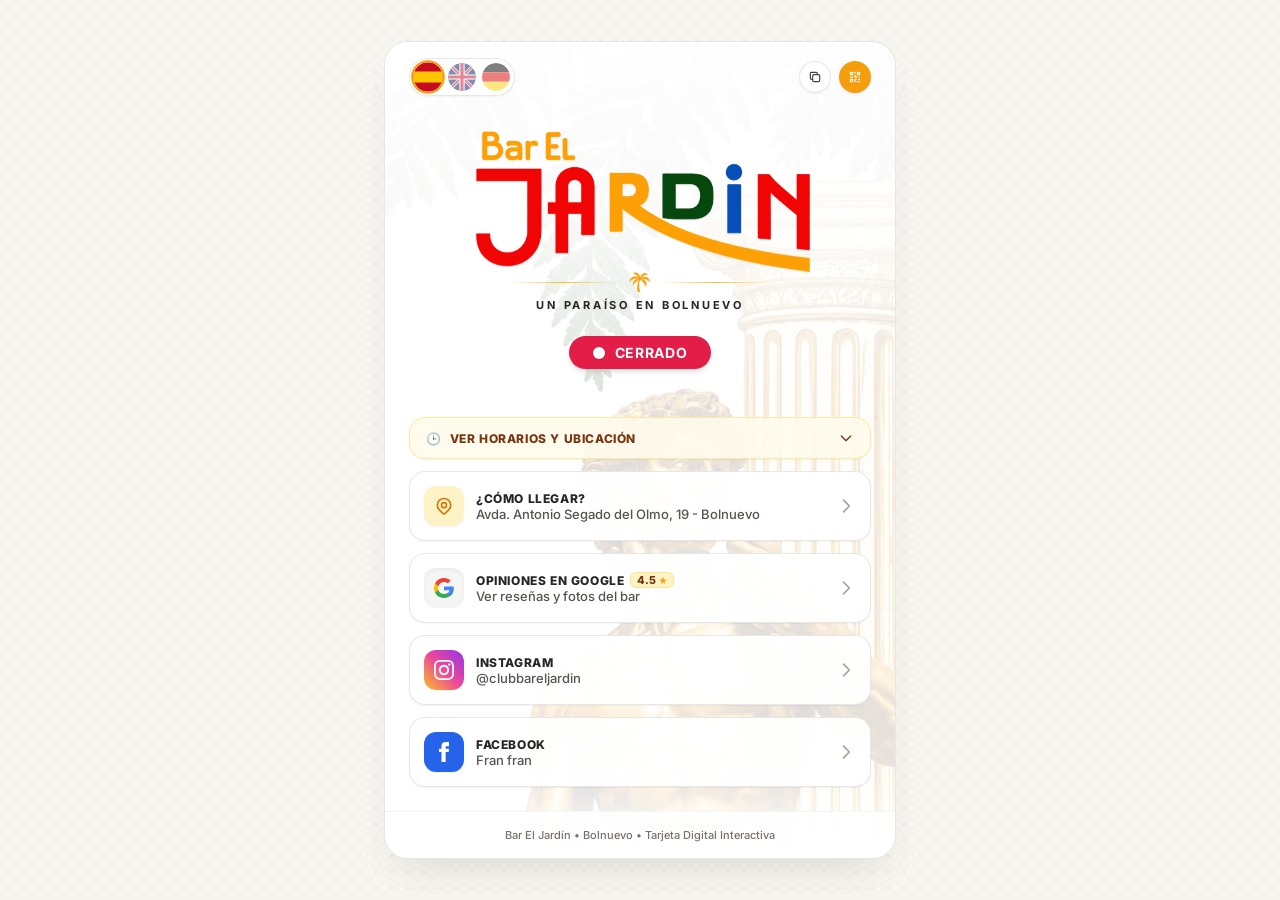
<file: index.html>
<!DOCTYPE html>
<html lang="es">
<head>
  <meta charset="UTF-8">
  <meta name="viewport" content="width=device-width, initial-scale=1.0">
  <title>Bar El Jardín - Bolnuevo</title>

  <!-- ================= Metadatos para buscadores y para compartir ================= -->
  <meta name="description" content="Tarjeta digital del Bar El Jardín en Bolnuevo (Mazarrón): horarios, cómo llegar, opiniones, Instagram y Facebook.">
  <link rel="canonical" href="https://bareljardin-bolnuevo.netlify.app/">
  <meta name="theme-color" content="#f7f5f0">

  <!-- Open Graph: WhatsApp, Facebook, Telegram, LinkedIn... Las URLs de imagen
       tienen que ser ABSOLUTAS, si no esas apps no muestran la miniatura. -->
  <meta property="og:type" content="website">
  <meta property="og:site_name" content="Bar El Jardín">
  <meta property="og:locale" content="es_ES">
  <meta property="og:url" content="https://bareljardin-bolnuevo.netlify.app/">
  <meta property="og:title" content="Bar El Jardín - Bolnuevo">
  <meta property="og:description" content="Un paraíso en Bolnuevo. Horarios, opiniones, ubicación y contacto.">
  <meta property="og:image" content="https://bareljardin-bolnuevo.netlify.app/assets/img/og-image.jpg">
  <meta property="og:image:width" content="1200">
  <meta property="og:image:height" content="630">
  <meta property="og:image:alt" content="Logotipo del Bar El Jardín">

  <!-- Twitter / X -->
  <meta name="twitter:card" content="summary_large_image">
  <meta name="twitter:title" content="Bar El Jardín - Bolnuevo">
  <meta name="twitter:description" content="Un paraíso en Bolnuevo. Horarios, opiniones, ubicación y contacto.">
  <meta name="twitter:image" content="https://bareljardin-bolnuevo.netlify.app/assets/img/og-image.jpg">

  <!-- Iconos e instalación en el móvil.
       En la pestaña se usa la palmera (el logotipo es ilegible a 32 px);
       para "Añadir a pantalla de inicio" se usa el logotipo cuadrado. -->
  <link rel="icon" type="image/png" sizes="48x48" href="assets/icons/favicon-48.png">
  <link rel="icon" type="image/png" sizes="32x32" href="assets/icons/favicon-32.png">
  <link rel="apple-touch-icon" sizes="180x180" href="assets/icons/apple-touch-icon.png">
  <link rel="manifest" href="manifest.webmanifest">

  <!-- Fuentes autohospedadas: los .woff2 están en assets/fonts/ y el
       @font-face en css/styles.css. Un solo preload cubre los cinco pesos
       de Inter, porque Google sirve todos con el mismo archivo.
       Cinzel solo se usa en el título del modal, así que no se precarga. -->
  <link rel="preload" href="assets/fonts/inter.woff2" as="font" type="font/woff2" crossorigin>

  <!-- QRCode.js 1.0.0 (MIT) autohospedado en js/vendor/ el 2026-10-29.
       Antes se cargaba desde cdnjs; ya no hay ningún script de terceros.
       defer: no bloquea el dibujado. -->
  <script src="js/vendor/qrcode.min.js" defer></script>

  <link rel="stylesheet" href="css/styles.css">
  <script src="js/i18n.js" defer></script>
  <script src="js/horario.js" defer></script>
  <script src="js/app.js" defer></script>
</head>

<body>

  <!-- Tarjeta Central Adaptada a Cualquier Pantalla -->
  <main class="card anim-1">

    <!-- IMAGEN DE FONDO (fondo.webp) - altura congelada: no hace zoom al desplegar -->
    <div id="bgLayer" class="bg-layer">
      <img src="assets/img/fondo.webp" alt="" aria-hidden="true" width="560" height="846" decoding="async">
    </div>

    <!-- Contenido en capa superior -->
    <div class="card-inner">

      <!-- Cabecera -->
      <header class="card-header">

        <!-- Barra de herramientas superior -->
        <div class="topbar">

          <!-- Selector de Banderas Gráficas en SVG -->
          <div class="langs">

            <!-- Bandera España -->
            <button id="btn-es" title="Español" aria-label="Español" aria-pressed="true" class="lang-btn is-active">
              <svg viewBox="0 0 512 512" aria-hidden="true">
                <circle cx="256" cy="256" r="256" fill="#c60b1e"/>
                <path d="M0 160h512v192H0z" fill="#ffc400"/>
              </svg>
            </button>

            <!-- Bandera Reino Unido (Inglés) -->
            <button id="btn-en" title="English" aria-label="English" aria-pressed="false" class="lang-btn">
              <svg viewBox="0 0 512 512" aria-hidden="true">
                <clipPath id="circle-gb"><circle cx="256" cy="256" r="256"/></clipPath>
                <g clip-path="url(#circle-gb)">
                  <path fill="#012169" d="M0 0h512v512H0z"/>
                  <path stroke="#fff" stroke-width="60" d="M0 0l512 512M512 0L0 512"/>
                  <path stroke="#c8102e" stroke-width="35" d="M0 0l512 512M512 0L0 512"/>
                  <path stroke="#fff" stroke-width="95" d="M256 0v512M0 256h512"/>
                  <path stroke="#c8102e" stroke-width="58" d="M256 0v512M0 256h512"/>
                </g>
              </svg>
            </button>

            <!-- Bandera Alemania (Alemán) -->
            <button id="btn-de" title="Deutsch" aria-label="Deutsch" aria-pressed="false" class="lang-btn">
              <svg viewBox="0 0 512 512" aria-hidden="true">
                <clipPath id="circle-de"><circle cx="256" cy="256" r="256"/></clipPath>
                <g clip-path="url(#circle-de)">
                  <path fill="#000" d="M0 0h512v170.7H0z"/>
                  <path fill="#dd0000" d="M0 170.7h512v170.6H0z"/>
                  <path fill="#ffce00" d="M0 341.3h512V512H0z"/>
                </g>
              </svg>
            </button>

          </div>

          <!-- Acciones Superiores: Copiar enlace y QR -->
          <div class="topbar-actions">
            <button id="copyBtn" aria-label="Copiar enlace" title="Copiar enlace" class="icon-btn">
              <svg fill="none" stroke="currentColor" viewBox="0 0 24 24" aria-hidden="true">
                <path stroke-linecap="round" stroke-linejoin="round" stroke-width="2" d="M8 16H6a2 2 0 01-2-2V6a2 2 0 012-2h8a2 2 0 012 2v2m-6 12h8a2 2 0 002-2v-8a2 2 0 00-2-2h-8a2 2 0 00-2 2v8a2 2 0 002 2z"/>
              </svg>
            </button>
            <button id="qrBtn" aria-label="Mostrar Código QR" title="Mostrar código QR" class="icon-btn icon-btn--qr">
              <svg fill="none" stroke="currentColor" viewBox="0 0 24 24" aria-hidden="true">
                <path stroke-linecap="round" stroke-linejoin="round" stroke-width="2" d="M12 4v1m6 11h2m-6 0h-2v4m0-11v3m0 0h.01M12 12h4.01M16 20h4M4 12h4m12 0h.01M5 8h2a1 1 0 001-1V5a1 1 0 00-1-1H5a1 1 0 00-1 1v2a1 1 0 001 1zm12 0h2a1 1 0 001-1V5a1 1 0 00-1-1h-2a1 1 0 00-1 1v2a1 1 0 001 1zM5 20h2a1 1 0 001-1v-2a1 1 0 00-1-1H5a1 1 0 00-1 1v2a1 1 0 001 1z"/>
              </svg>
            </button>
          </div>

        </div>

        <div class="brand anim-2">

          <!-- LOGO DEL BAR -->
          <div class="logo-wrap">
            <img src="assets/img/logo.png" alt="Bar El Jardín" width="1200" height="501" decoding="async" class="logo logo-subtle">
          </div>

          <!-- Separador con palmera.png -->
          <div class="divider">
            <div class="divider-line"></div>
            <img src="assets/img/palmera.png" alt="Palmera" width="120" height="120" decoding="async" class="palm">
            <div class="divider-line"></div>
          </div>

          <!-- Slogan traducible -->
          <p id="txt-slogan" class="slogan">
            Un paraíso en Bolnuevo
          </p>

          <!-- BADGE DE ESTADO -->
          <div class="status-wrap anim-3">
            <span id="badgeEstado" class="status-badge">
              <span id="badgeDot" class="status-dot calm-blink"></span>
              <span id="badgeTexto" class="status-text">Consultando...</span>
            </span>
          </div>

        </div>
      </header>

      <!-- Botonera -->
      <div class="actions anim-4">

        <!-- 1. Desplegable Horarios y Ubicación -->
        <div>
          <button id="btnSchedule" aria-expanded="false" aria-controls="infoDrawer" class="hours-btn">
            <span class="hours-btn-label">
              <span aria-hidden="true">🕒</span> <span id="txt-btnSchedule">Ver Horarios y Ubicación</span>
            </span>
            <svg id="chevronIcon" class="chevron" fill="none" stroke="currentColor" viewBox="0 0 24 24" aria-hidden="true">
              <path stroke-linecap="round" stroke-linejoin="round" stroke-width="2" d="M19 9l-7 7-7-7"/>
            </svg>
          </button>

          <div id="infoDrawer" class="drawer hidden">
            <div>
              <p id="txt-titleSchedule" class="drawer-title">🕒 Horario de Apertura</p>
              <div class="hours-box">
                <div class="hours-row">
                  <span id="txt-daysSunThu" class="hours-day">Domingo a Jueves:</span>
                  <span id="txt-timeSunThu" class="hours-time">16:00 - 23:00</span>
                </div>
                <div class="hours-row">
                  <span id="txt-daysFriSat" class="hours-day">Viernes y Sábados:</span>
                  <span id="txt-timeFriSat" class="hours-time">16:00 - 00:00</span>
                </div>
              </div>
            </div>

            <div class="location">
              <p class="location-title">
                <span aria-hidden="true">🏛️</span> Urbanización Playasol 2
              </p>
              <p id="txt-locationDesc" class="location-desc">
                Cerca del Cámping Bolnuevo, Iglesia y acceso desde el Puerto. CP: 30877 Bolnuevo (Mazarrón).
              </p>
            </div>
          </div>
        </div>

        <!-- Botón Google Maps -->
        <a href="https://www.google.com/maps/search/?api=1&query=Avda.+Antonio+Segado+del+Olmo,+19,+30877+Bolnuevo,+Murcia" target="_blank" rel="noopener noreferrer" class="link-row link-row--maps">
          <div class="link-row-inner">
            <div class="link-icon">
              <svg fill="none" stroke="currentColor" viewBox="0 0 24 24" aria-hidden="true">
                <path stroke-linecap="round" stroke-linejoin="round" stroke-width="2" d="M17.657 16.657L13.414 20.9a1.998 1.998 0 01-2.827 0l-4.244-4.243a8 8 0 1111.314 0z"/>
                <path stroke-linecap="round" stroke-linejoin="round" stroke-width="2" d="M15 11a3 3 0 11-6 0 3 3 0 016 0z"/>
              </svg>
            </div>
            <div class="link-text">
              <h3 id="txt-howToGet" class="link-title">¿Cómo llegar?</h3>
              <p class="link-sub link-sub--clip">Avda. Antonio Segado del Olmo, 19 - Bolnuevo</p>
            </div>
          </div>
          <span class="link-arrow">
            <svg fill="none" stroke="currentColor" viewBox="0 0 24 24" aria-hidden="true"><path stroke-linecap="round" stroke-linejoin="round" stroke-width="2" d="M9 5l7 7-7 7"/></svg>
          </span>
        </a>

        <!-- Botón Ver Reseñas en Google -->
        <a href="https://g.page/r/CeTRGcAkbFDlEAE" target="_blank" rel="noopener noreferrer" class="link-row link-row--reviews">
          <div class="link-row-inner">
            <div class="link-icon link-icon--reviews">
              <svg viewBox="0 0 24 24" aria-hidden="true">
                <path fill="#4285F4" d="M23.745 12.27c0-.7-.06-1.4-.19-2.07H12v4.51h6.6c-.29 1.52-1.14 2.82-2.4 3.68v3.05h3.88c2.27-2.09 3.665-5.17 3.665-9.17z"/>
                <path fill="#34A853" d="M12 24c3.24 0 5.95-1.08 7.93-2.91l-3.88-3.05c-1.08.72-2.45 1.16-4.05 1.16-3.12 0-5.77-2.1-6.72-4.93H1.25v3.15C3.26 21.36 7.33 24 12 24z"/>
                <path fill="#FBBC05" d="M5.28 14.27c-.25-.72-.38-1.49-.38-2.27s.13-1.55.38-2.27V6.58H1.25C.45 8.18 0 9.98 0 12s.45 3.82 1.25 5.42l4.03-3.15z"/>
                <path fill="#EA4335" d="M12 4.75c1.77 0 3.35.61 4.6 1.8l3.42-3.42C17.95 1.19 15.24 0 12 0 7.33 0 3.26 2.64 1.25 6.58l4.03 3.15c.95-2.83 3.6-4.98 6.72-4.98z"/>
              </svg>
            </div>
            <div class="link-text">
              <div class="link-title-row">
                <h3 id="txt-reviewTitle" class="link-title">Opiniones en Google</h3>
                <span class="rating">
                  4.5 <span class="rating-star">★</span>
                </span>
              </div>
              <p id="txt-reviewDesc" class="link-sub link-sub--clip">Ver reseñas y fotos del bar</p>
            </div>
          </div>
          <span class="link-arrow">
            <svg fill="none" stroke="currentColor" viewBox="0 0 24 24" aria-hidden="true"><path stroke-linecap="round" stroke-linejoin="round" stroke-width="2" d="M9 5l7 7-7 7"/></svg>
          </span>
        </a>

        <!-- Botón Instagram -->
        <a href="https://instagram.com/clubbareljardin" target="_blank" rel="noopener noreferrer" class="link-row link-row--instagram">
          <div class="link-row-inner">
            <div class="link-icon link-icon--instagram">
              <svg fill="currentColor" viewBox="0 0 24 24" aria-hidden="true">
                <path d="M12 2.163c3.204 0 3.584.012 4.85.07 3.252.148 4.771 1.691 4.919 4.919.058 1.265.069 1.645.069 4.849 0 3.205-.012 3.584-.069 4.849-.149 3.225-1.664 4.771-4.919 4.919-1.266.058-1.644.07-4.85.07-3.204 0-3.584-.012-4.849-.07-3.26-.149-4.771-1.699-4.919-4.92-.058-1.265-.07-1.644-.07-4.849 0-3.204.013-3.583.07-4.849.149-3.227 1.664-4.771 4.919-4.919 1.266-.057 1.645-.069 4.849-.069zm0-2.163c-3.259 0-3.667.014-4.947.072-4.358.2-6.78 2.618-6.98 6.98-.059 1.281-.073 1.689-.073 4.948 0 3.259.014 3.668.072 4.948.2 4.358 2.618 6.78 6.98 6.98 1.281.058 1.689.072 4.948.072 3.259 0 3.668-.014 4.948-.072 4.354-.2 6.782-2.618 6.979-6.98.059-1.28.073-1.689.073-4.948 0-3.259-.014-3.667-.072-4.947-.196-4.354-2.617-6.78-6.979-6.98-1.281-.059-1.69-.073-4.949-.073zm0 5.838c-3.403 0-6.162 2.759-6.162 6.162s2.759 6.163 6.162 6.163 6.162-2.759 6.162-6.163c0-3.403-2.759-6.162-6.162-6.162zm0 10.162c-2.209 0-4-1.79-4-4 0-2.209 1.791-4 4-4s4 1.791 4 4c0 2.21-1.791 4-4 4zm6.406-11.845c-.796 0-1.441.645-1.441 1.44s.645 1.44 1.441 1.44c.795 0 1.439-.645 1.439-1.44s-.644-1.44-1.439-1.44z"/>
              </svg>
            </div>
            <div class="link-text">
              <h3 class="link-title">Instagram</h3>
              <p class="link-sub">@clubbareljardin</p>
            </div>
          </div>
          <span class="link-arrow">
            <svg fill="none" stroke="currentColor" viewBox="0 0 24 24" aria-hidden="true"><path stroke-linecap="round" stroke-linejoin="round" stroke-width="2" d="M9 5l7 7-7 7"/></svg>
          </span>
        </a>

        <!-- Botón Facebook con el perfil de Fran Fran -->
        <a href="https://www.facebook.com/profile.php?id=100009549083892" target="_blank" rel="noopener noreferrer" class="link-row link-row--facebook">
          <div class="link-row-inner">
            <div class="link-icon link-icon--facebook">
              <svg fill="currentColor" viewBox="0 0 24 24" aria-hidden="true">
                <path d="M9 8H6v4h3v12h5V12h3.642L18 8h-4V6.333C14 5.374 14.5 5 15.667 5H18V0h-3.808C10.592 0 9 1.583 9 4.615V8z"/>
              </svg>
            </div>
            <div class="link-text">
              <h3 class="link-title">Facebook</h3>
              <p class="link-sub">Fran fran</p>
            </div>
          </div>
          <span class="link-arrow">
            <svg fill="none" stroke="currentColor" viewBox="0 0 24 24" aria-hidden="true"><path stroke-linecap="round" stroke-linejoin="round" stroke-width="2" d="M9 5l7 7-7 7"/></svg>
          </span>
        </a>

      </div>

      <footer class="footer">
        <p id="txt-footer" class="footer-text">
          Bar El Jardín • Bolnuevo • Tarjeta Digital Interactiva
        </p>
      </footer>
    </div>
  </main>

  <!-- Modal Emergente QR -->
  <div id="qrModal" class="modal hidden" role="dialog" aria-modal="true" aria-labelledby="qrModalTitle">
    <div class="modal-panel">
      <button id="qrCloseIcon" aria-label="Cerrar modal" class="modal-close">
        ✕
      </button>

      <span id="qrModalTitle" class="modal-title">BAR EL JARDÍN</span>
      <p id="txt-qrDesc" class="modal-desc">Escanea con la cámara del móvil para abrir la tarjeta</p>

      <div class="qr-box">
        <div id="qrcodeCanvas"></div>
      </div>

      <div class="modal-footer">
        <button id="txt-qrClose" class="btn-dark">
          Cerrar
        </button>
      </div>
    </div>
  </div>

  <!-- Toast -->
  <!-- role="status" + aria-live: los lectores de pantalla anuncian el mensaje -->
  <div id="toast" class="toast" role="status" aria-live="polite">
    Enlace copiado al portapapeles
  </div>
</body>
</html>
</file>
<file: css/styles.css>
/* ==========================================================================
   FUENTES AUTOHOSPEDADAS

   Son exactamente los mismos archivos .woff2 que servía Google Fonts, ahora
   servidos desde este dominio: mismo render, ningún tercero y sin enviar la
   IP del visitante a Google. Licencia SIL OFL 1.1 (ver assets/fonts/OFL-*.txt).

   Detalle: Google sirve los cinco pesos de Inter con UN SOLO archivo (son
   idénticos byte a byte). Aquí se hace lo mismo —una sola descarga— pero se
   declara un @font-face por peso, igual que hacía Google, para que el render
   sea exactamente el mismo.
   ========================================================================== */

@font-face {
  font-family: 'Inter';
  font-style: normal;
  font-weight: 400;
  font-display: swap;
  src: url('../assets/fonts/inter.woff2') format('woff2');
  unicode-range: U+0000-00FF, U+0131, U+0152-0153, U+02BB-02BC, U+02C6, U+02DA, U+02DC, U+0304, U+0308, U+0329, U+2000-206F, U+20AC, U+2122, U+2191, U+2193, U+2212, U+2215, U+FEFF, U+FFFD;
}

@font-face {
  font-family: 'Inter';
  font-style: normal;
  font-weight: 500;
  font-display: swap;
  src: url('../assets/fonts/inter.woff2') format('woff2');
  unicode-range: U+0000-00FF, U+0131, U+0152-0153, U+02BB-02BC, U+02C6, U+02DA, U+02DC, U+0304, U+0308, U+0329, U+2000-206F, U+20AC, U+2122, U+2191, U+2193, U+2212, U+2215, U+FEFF, U+FFFD;
}

@font-face {
  font-family: 'Inter';
  font-style: normal;
  font-weight: 600;
  font-display: swap;
  src: url('../assets/fonts/inter.woff2') format('woff2');
  unicode-range: U+0000-00FF, U+0131, U+0152-0153, U+02BB-02BC, U+02C6, U+02DA, U+02DC, U+0304, U+0308, U+0329, U+2000-206F, U+20AC, U+2122, U+2191, U+2193, U+2212, U+2215, U+FEFF, U+FFFD;
}

@font-face {
  font-family: 'Inter';
  font-style: normal;
  font-weight: 700;
  font-display: swap;
  src: url('../assets/fonts/inter.woff2') format('woff2');
  unicode-range: U+0000-00FF, U+0131, U+0152-0153, U+02BB-02BC, U+02C6, U+02DA, U+02DC, U+0304, U+0308, U+0329, U+2000-206F, U+20AC, U+2122, U+2191, U+2193, U+2212, U+2215, U+FEFF, U+FFFD;
}

@font-face {
  font-family: 'Inter';
  font-style: normal;
  font-weight: 800;
  font-display: swap;
  src: url('../assets/fonts/inter.woff2') format('woff2');
  unicode-range: U+0000-00FF, U+0131, U+0152-0153, U+02BB-02BC, U+02C6, U+02DA, U+02DC, U+0304, U+0308, U+0329, U+2000-206F, U+20AC, U+2122, U+2191, U+2193, U+2212, U+2215, U+FEFF, U+FFFD;
}

@font-face {
  font-family: 'Cinzel';
  font-style: normal;
  font-weight: 900;
  font-display: swap;
  src: url('../assets/fonts/cinzel-900.woff2') format('woff2');
  unicode-range: U+0000-00FF, U+0131, U+0152-0153, U+02BB-02BC, U+02C6, U+02DA, U+02DC, U+0304, U+0308, U+0329, U+2000-206F, U+20AC, U+2122, U+2191, U+2193, U+2212, U+2215, U+FEFF, U+FFFD;
}

/* ==========================================================================
   CSS PROPIO - sustituye al CDN de Tailwind
   Mismo diseño y mismos valores que las utilidades que se usaban, pero
   sin descargar nada: la tarjeta no depende de ningún CDN para verse bien.
   ========================================================================== */

:root {
  --stone-50: #fafaf9;
  --stone-100: #f5f5f4;
  --stone-200: #e7e5e4;
  --stone-400: #a8a29e;
  --stone-500: #78716c;
  --stone-600: #57534e;
  --stone-700: #44403c;
  --stone-800: #292524;
  --stone-900: #1c1917;
  --amber-50: #fffbeb;
  --amber-100: #fef3c7;
  --amber-200: #fde68a;
  --amber-400: #fbbf24;
  --amber-500: #f59e0b;
  --amber-600: #d97706;
  --amber-900: #78350f;
  --rose-600: #e11d48;
  --emerald-600: #059669;
  --blue-50: #eff6ff;
  --blue-400: #60a5fa;
  --blue-600: #2563eb;
  --pink-50: #fdf2f8;
  --pink-400: #f472b6;
  --pink-500: #ec4899;
  --pink-600: #db2777;
  --purple-600: #9333ea;
}

/* ---------- Base ---------- */
*, *::before, *::after { box-sizing: border-box; }

html { height: 100%; }

body {
  margin: 0;
  padding: 0 8px;
  min-height: 100%;
  display: flex;
  flex-direction: column;
  align-items: center;
  font-family: "Inter", system-ui, -apple-system, "Segoe UI", Roboto, sans-serif;
  color: var(--stone-900);
  -webkit-font-smoothing: antialiased;
  -moz-osx-font-smoothing: grayscale;
  /* Textura de fondo del body */
  background-color: #f7f5f0;
  background-image: radial-gradient(#e5ded2 0.75px, transparent 0.75px);
  background-size: 16px 16px;
}

@media (min-width: 640px) {
  body { padding: 24px 16px; }
}

::selection { background: var(--amber-100); color: var(--amber-900); }

h1, h2, h3, p { margin: 0; }
img, svg { display: block; }
img { max-width: 100%; }
a { color: inherit; text-decoration: none; }

button {
  margin: 0;
  padding: 0;
  border: 0;
  background: none;
  color: inherit;
  font: inherit;
  cursor: pointer;
}

.hidden { display: none !important; }

/* ---------- Tarjeta ---------- */
.card {
  position: relative;
  width: 100%;
  max-width: 32rem;
  margin: auto;
  background: #fff;
  border: 1px solid rgba(231, 229, 228, .9);
  border-radius: 1rem;
  box-shadow: 0 20px 40px -15px rgba(0, 0, 0, .12);
  overflow: hidden;
}

@media (min-width: 640px) {
  .card { border-radius: 1.5rem; }
}

/* Capa de fondo: su altura la fija el JS (congelarFondo) para que la
   imagen no se reescale al desplegar el horario. */
.bg-layer {
  position: absolute;
  top: 0;
  left: 0;
  right: 0;
  height: 100%;
  z-index: 0;
  overflow: hidden;
  pointer-events: none;
  -webkit-mask-image: linear-gradient(to bottom, #000 calc(100% - 90px), transparent 100%);
  mask-image: linear-gradient(to bottom, #000 calc(100% - 90px), transparent 100%);
}

.bg-layer img {
  width: 100%;
  height: 100%;
  object-fit: cover;
  object-position: right bottom;
  opacity: .14;
  -webkit-user-select: none;
  user-select: none;
}

.card-inner { position: relative; z-index: 10; }

/* ---------- Cabecera ---------- */
.card-header {
  position: relative;
  padding: 16px 16px 12px;
  text-align: center;
  background: linear-gradient(to bottom, rgba(255, 255, 255, .95), rgba(255, 255, 255, .8), transparent);
}

@media (min-width: 640px) {
  .card-header { padding-left: 24px; padding-right: 24px; }
}

/* Barra superior: banderas + acciones */
.topbar {
  position: relative;
  z-index: 20;
  width: 100%;
  margin-bottom: 24px;
  display: flex;
  align-items: center;
  justify-content: space-between;
}

.langs {
  display: flex;
  align-items: center;
  gap: 6px;
  padding: 4px;
  background: rgba(255, 255, 255, .95);
  -webkit-backdrop-filter: blur(8px);
  backdrop-filter: blur(8px);
  border: 1px solid rgba(231, 229, 228, .9);
  border-radius: 9999px;
  box-shadow: 0 1px 2px 0 rgba(0, 0, 0, .05);
}

.lang-btn {
  width: 28px;
  height: 28px;
  border-radius: 9999px;
  overflow: hidden;
  display: flex;
  align-items: center;
  justify-content: center;
  opacity: .5;
  transition: opacity .2s, transform .2s, box-shadow .2s;
}

.lang-btn svg { width: 100%; height: 100%; }

.lang-btn:hover { opacity: .9; }

.lang-btn.is-active {
  opacity: 1;
  transform: scale(1.05);
  box-shadow: 0 0 0 2px var(--amber-500), 0 1px 2px 0 rgba(0, 0, 0, .05);
}

.topbar-actions {
  display: flex;
  align-items: center;
  gap: 8px;
}

.icon-btn {
  width: 32px;
  height: 32px;
  display: flex;
  align-items: center;
  justify-content: center;
  border-radius: 9999px;
  border: 1px solid rgba(231, 229, 228, .9);
  background: rgba(255, 255, 255, .95);
  -webkit-backdrop-filter: blur(8px);
  backdrop-filter: blur(8px);
  color: var(--stone-700);
  box-shadow: 0 1px 2px 0 rgba(0, 0, 0, .05);
  transition: background-color .2s, transform .2s, color .2s;
}

.icon-btn svg { width: 14px; height: 14px; }

.icon-btn:hover { background: var(--stone-100); }

.icon-btn:active { transform: scale(.9); }

.icon-btn--qr {
  background: var(--amber-500);
  border: 0;
  color: #fff;
  box-shadow: 0 1px 3px 0 rgba(0, 0, 0, .1), 0 1px 2px -1px rgba(0, 0, 0, .1);
}

.icon-btn--qr:hover { background: var(--amber-600); }

/* Marca: logo + separador + slogan */
.brand {
  padding-top: 8px;
  display: flex;
  flex-direction: column;
  align-items: center;
}

.logo-wrap {
  width: 100%;
  max-width: 360px;
  padding: 0 4px;
  display: flex;
  align-items: center;
  justify-content: center;
}

.logo {
  width: 100%;
  height: auto;
  max-height: 12rem;
  object-fit: contain;
  filter: drop-shadow(0 1px 1px rgba(0, 0, 0, .05));
}

.divider {
  width: 100%;
  margin-top: -4px;
  display: flex;
  align-items: center;
  justify-content: center;
  gap: 8px;
}

.divider-line {
  width: 7rem;
  height: 1.5px;
  background: linear-gradient(to right, transparent, var(--amber-400), transparent);
}

.palm {
  width: 24px;
  height: 24px;
  object-fit: contain;
}

.slogan {
  margin-top: 4px;
  color: var(--stone-800);
  font-size: 11px;
  font-weight: 700;
  letter-spacing: .25em;
  text-transform: uppercase;
  filter: drop-shadow(0 1px 1px rgba(0, 0, 0, .05));
}

/* Badge de estado */
.status-wrap {
  margin-top: 24px;
  margin-bottom: 12px;
}

.status-badge {
  display: inline-flex;
  align-items: center;
  gap: 10px;
  padding: 8px 24px;
  border-radius: 9999px;
  background: var(--rose-600);
  color: #fff;
  font-size: 1rem;
  font-weight: 700;
  box-shadow: 0 4px 6px -1px rgba(0, 0, 0, .1), 0 2px 4px -2px rgba(0, 0, 0, .1);
  transition: background-color .3s;
}

.status-badge.is-open { background: var(--emerald-600); }

.status-dot {
  width: 12px;
  height: 12px;
  border-radius: 9999px;
  background: #fff;
  box-shadow: 0 1px 2px 0 rgba(0, 0, 0, .05);
}

.status-text {
  font-size: 12px;
  letter-spacing: .05em;
  text-transform: uppercase;
}

@media (min-width: 640px) {
  .status-text { font-size: 14px; }
}

/* ---------- Botonera ---------- */
.actions {
  display: flex;
  flex-direction: column;
  gap: 12px;
  padding: 12px 16px 16px;
}

@media (min-width: 640px) {
  .actions { padding: 24px; }
}

.hours-btn {
  width: 100%;
  padding: 12px 16px;
  display: flex;
  align-items: center;
  justify-content: space-between;
  border: 1px solid rgba(253, 230, 138, .8);
  border-radius: 1rem;
  background: rgba(255, 251, 235, .9);
  color: var(--amber-900);
  font-size: 12px;
  font-weight: 800;
  letter-spacing: .05em;
  text-transform: uppercase;
  box-shadow: 0 1px 2px 0 rgba(0, 0, 0, .05);
  transition: background-color .2s, transform .2s;
}

.hours-btn:hover { background: rgba(254, 243, 199, .9); }

.hours-btn:active { transform: scale(.95); }

.hours-btn-label {
  display: flex;
  align-items: center;
  gap: 8px;
}

.chevron {
  width: 16px;
  height: 16px;
  flex-shrink: 0;
  transition: transform .2s;
}

.chevron.is-open { transform: rotate(180deg); }

.drawer {
  margin-top: 12px;
  padding: 16px;
  background: rgba(255, 255, 255, .95);
  -webkit-backdrop-filter: blur(12px);
  backdrop-filter: blur(12px);
  border: 1px solid rgba(253, 230, 138, .8);
  border-radius: 1rem;
  color: var(--stone-800);
  font-size: 14px;
  box-shadow: 0 4px 6px -1px rgba(0, 0, 0, .1), 0 2px 4px -2px rgba(0, 0, 0, .1);
}

.drawer > * + * { margin-top: 12px; }

.drawer-title {
  margin-bottom: 6px;
  color: var(--amber-900);
  font-size: 12px;
  font-weight: 800;
  letter-spacing: .05em;
  text-transform: uppercase;
}

.hours-box {
  padding: 10px;
  background: rgba(255, 251, 235, .8);
  border: 1px solid rgba(253, 230, 138, .5);
  border-radius: .75rem;
  color: var(--stone-700);
  font-size: 12px;
}

.hours-box > * + * { margin-top: 6px; }

.hours-row {
  display: flex;
  align-items: center;
  justify-content: space-between;
  gap: 8px;
}

.hours-day {
  color: var(--stone-800);
  font-weight: 700;
}

.hours-time {
  flex-shrink: 0;
  padding: 2px 8px;
  background: rgba(253, 230, 138, .7);
  border-radius: .375rem;
  color: var(--amber-900);
  font-weight: 800;
}

.location {
  padding-top: 8px;
  border-top: 1px solid var(--stone-200);
}

.location-title {
  display: flex;
  align-items: center;
  gap: 6px;
  color: var(--stone-900);
  font-size: 12px;
  font-weight: 700;
}

.location-desc {
  margin-top: 2px;
  color: var(--stone-600);
  font-size: 11px;
  font-weight: 500;
  line-height: 1.625;
}

/* ---------- Filas de enlace ---------- */
.link-row {
  width: 100%;
  padding: 14px;
  display: flex;
  align-items: center;
  justify-content: space-between;
  border: 1px solid rgba(231, 229, 228, .9);
  border-radius: 1rem;
  background: rgba(255, 255, 255, .95);
  box-shadow: 0 1px 2px 0 rgba(0, 0, 0, .05);
  transition: border-color .2s, background-color .2s, transform .2s;
}

.link-row:active { transform: scale(.95); }

.link-row-inner {
  display: flex;
  align-items: center;
  gap: 12px;
  min-width: 0;
}

.link-icon {
  width: 40px;
  height: 40px;
  flex-shrink: 0;
  display: flex;
  align-items: center;
  justify-content: center;
  border-radius: .75rem;
  background: var(--amber-100);
  color: var(--amber-600);
  box-shadow: 0 1px 2px 0 rgba(0, 0, 0, .05);
  transition: background-color .15s, color .15s;
}

.link-icon svg { width: 20px; height: 20px; }

.link-text {
  min-width: 0;
  text-align: left;
}

.link-title {
  color: var(--stone-800);
  font-size: 12px;
  font-weight: 800;
  letter-spacing: .05em;
  text-transform: uppercase;
}

.link-title-row {
  display: flex;
  align-items: center;
  gap: 6px;
  flex-wrap: wrap;
}

.link-sub {
  color: var(--stone-600);
  font-size: 13px;
  font-weight: 500;
}

.link-sub--clip {
  overflow: hidden;
  white-space: nowrap;
  text-overflow: ellipsis;
}

.rating {
  display: inline-flex;
  align-items: center;
  gap: 2px;
  padding: 0 6px;
  background: var(--amber-100);
  border: 1px solid var(--amber-200);
  border-radius: .375rem;
  color: var(--amber-900);
  font-size: 11px;
  font-weight: 800;
}

.rating-star {
  color: var(--amber-500);
  font-size: 10px;
}

.link-arrow {
  flex-shrink: 0;
  color: var(--stone-400);
  transition: transform .2s, color .2s;
}

.link-arrow svg { width: 20px; height: 20px; }

/* Maps y reseñas */
.link-row--maps:hover,
.link-row--reviews:hover {
  border-color: var(--amber-400);
  background: rgba(255, 251, 235, .7);
}

.link-row--maps:hover .link-icon {
  background: var(--amber-500);
  color: #fff;
}

.link-row--reviews:hover .link-icon { background: var(--amber-100); }

.link-row--maps:hover .link-arrow,
.link-row--reviews:hover .link-arrow {
  transform: translateX(4px);
  color: var(--amber-600);
}

.link-icon--reviews {
  background: var(--stone-100);
  box-shadow: inset 0 2px 4px 0 rgba(0, 0, 0, .05);
}

/* Instagram */
.link-row--instagram:hover {
  border-color: var(--pink-400);
  background: rgba(253, 242, 248, .7);
}

.link-row--instagram:hover .link-arrow {
  transform: translateX(4px);
  color: var(--pink-600);
}

.link-icon--instagram {
  background: linear-gradient(to top right, var(--amber-400), var(--pink-500), var(--purple-600));
  color: #fff;
}

/* Facebook */
.link-row--facebook:hover {
  border-color: var(--blue-400);
  background: rgba(239, 246, 255, .7);
}

.link-row--facebook:hover .link-arrow {
  transform: translateX(4px);
  color: var(--blue-600);
}

.link-icon--facebook {
  background: var(--blue-600);
  color: #fff;
}

/* ---------- Pie ---------- */
.footer {
  padding: 16px;
  text-align: center;
  background: rgba(255, 255, 255, .9);
  border-top: 1px solid var(--stone-100);
}

.footer-text {
  color: var(--stone-500);
  font-size: 11px;
  font-weight: 500;
}

/* Con el modal abierto, el fondo no se desplaza.
   Lo pone y lo quita js/app.js al abrir y cerrar. */
body.modal-abierto { overflow: hidden; }

/* ---------- Modal QR ---------- */
.modal {
  position: fixed;
  inset: 0;
  z-index: 50;
  display: flex;
  align-items: center;
  justify-content: center;
  padding: 16px;
  background: rgba(28, 25, 23, .6);
  -webkit-backdrop-filter: blur(4px);
  backdrop-filter: blur(4px);
}

.modal-panel {
  position: relative;
  width: 100%;
  max-width: 20rem;
  padding: 24px;
  text-align: center;
  background: #fff;
  border: 1px solid var(--stone-200);
  border-radius: 1.5rem;
  box-shadow: 0 25px 50px -12px rgba(0, 0, 0, .25);
}

.modal-close {
  position: absolute;
  top: 16px;
  right: 16px;
  width: 32px;
  height: 32px;
  display: flex;
  align-items: center;
  justify-content: center;
  border-radius: 9999px;
  background: var(--stone-100);
  color: var(--stone-500);
  font-size: 16px;
  line-height: 1;
  transition: background-color .15s;
}

.modal-close:hover { background: var(--stone-200); }

.modal-title {
  color: var(--amber-500);
  font-family: "Cinzel", serif;
  font-size: 1.25rem;
  font-weight: 900;
}

.modal-desc {
  margin: 4px 0 16px;
  color: var(--stone-500);
  font-size: 12px;
}

.qr-box {
  display: inline-block;
  padding: 12px;
  background: var(--stone-50);
  border: 1px solid var(--stone-200);
  border-radius: 1rem;
  box-shadow: inset 0 2px 4px 0 rgba(0, 0, 0, .05);
}

#qrcodeCanvas {
  display: flex;
  justify-content: center;
}

.modal-footer {
  margin-top: 16px;
  padding-top: 12px;
  display: flex;
  flex-direction: column;
  gap: 8px;
  border-top: 1px solid var(--stone-100);
}

.btn-dark {
  width: 100%;
  padding: 8px 0;
  border-radius: .75rem;
  background: var(--stone-800);
  color: #fff;
  font-size: 12px;
  font-weight: 600;
  transition: background-color .15s;
}

.btn-dark:hover { background: var(--stone-900); }

/* ---------- Toast ---------- */
.toast {
  position: fixed;
  bottom: 20px;
  z-index: 50;
  padding: 8px 16px;
  border-radius: 9999px;
  background: var(--stone-900);
  color: #fff;
  font-size: 12px;
  font-weight: 500;
  box-shadow: 0 10px 15px -3px rgba(0, 0, 0, .1), 0 4px 6px -4px rgba(0, 0, 0, .1);
  opacity: 0;
  pointer-events: none;
  transition: opacity .3s;
}

.toast.is-visible { opacity: 1; }

/* ---------- Animaciones ---------- */
@keyframes slideUpFade {
  from { opacity: 0; transform: translateY(16px); }
  to   { opacity: 1; transform: translateY(0); }
}

.anim-1 { animation: slideUpFade .5s cubic-bezier(.16, 1, .3, 1) both; }
.anim-2 { animation: slideUpFade .5s cubic-bezier(.16, 1, .3, 1) .08s both; }
.anim-3 { animation: slideUpFade .5s cubic-bezier(.16, 1, .3, 1) .16s both; }
.anim-4 { animation: slideUpFade .5s cubic-bezier(.16, 1, .3, 1) .24s both; }

@keyframes subtleFloat {
  0%, 100% { transform: translateY(0) scale(1); }
  50%      { transform: translateY(-3px) scale(1.01); }
}

.logo-subtle {
  will-change: transform;
  animation: subtleFloat 5s ease-in-out infinite;
}

@keyframes calmPulse {
  0%, 100% { opacity: 1; transform: scale(1); }
  50%      { opacity: .4; transform: scale(.85); }
}

.calm-blink { animation: calmPulse 2s ease-in-out infinite; }

/* Respeta a quien tenga reducidas las animaciones del sistema */
@media (prefers-reduced-motion: reduce) {
  *, *::before, *::after {
    animation-duration: .001ms !important;
    animation-iteration-count: 1 !important;
    transition-duration: .001ms !important;
  }
}

/* ---------- Página 404 ---------- */
.page-404 {
  max-width: 26rem;
  margin: auto;
  padding: 40px 24px;
  text-align: center;
  background: #fff;
}

.page-404 .logo {
  max-width: 210px;
  margin: 0 auto 20px;
}

.page-404 h1 {
  margin-bottom: 8px;
  color: var(--stone-800);
  font-size: 1.25rem;
  font-weight: 800;
}

.page-404 p {
  margin-bottom: 24px;
  color: var(--stone-600);
  font-size: 14px;
  line-height: 1.6;
}

.page-404 a {
  color: var(--amber-600);
  font-size: 14px;
  font-weight: 700;
  text-decoration: underline;
}
</file>
